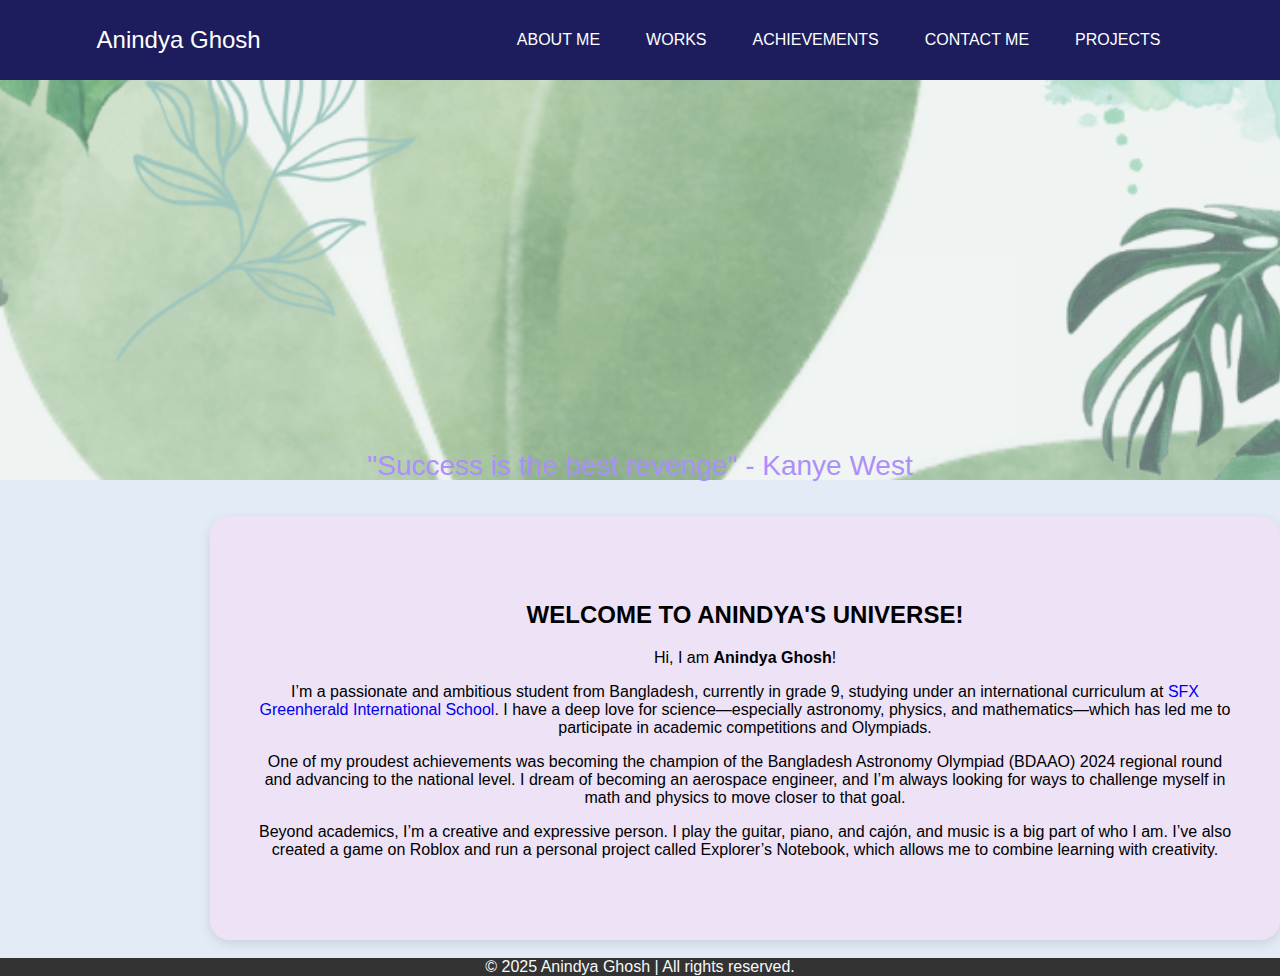
<file: index.html>
<!DOCTYPE html>
<html lang="en">
<head>
    <meta charset="UTF-8">
    <meta name="viewport" content="width=device-width, initial-scale=1.0">
    <title>ANINDYA GHOSH</title>
    <link href="https://fonts.googleapis.com/css2?family=Roboto:wght@400;700&display=swap" rel="stylesheet">
    <link rel="icon" type="image/png" href="IMG-20240813-WA00382b3b4e04-bc1d-44e0-9de5-8bf4c75df3e9 (1).jpg">

</head>
<style>
    /* Global Styles*/
    body{
        margin: 0;
        font-family: 'Poppins',sans-serif;
        background-color: #e2ebf6;
    }

    /* Navigation Bar*/
    .topnav{
        display: flex;
        gap: 30px;
        background-color: #615b5b;
        justify-content: center;
        position: relative;
        z-index: 10;
    }
    .topnav a{
        float: left;
        color: deeppink;
        text-align: center;
        padding: 14px 16px;
        text-decoration: none;
        font-size: 17px;
    }
    .topnav a:hover{
        background-color: blueviolet;
        color: deepskyblue;
    }
    .topnav a.active{
        background-color: yellowgreen;
        color: darkcyan;
    }
    .pimg1{

    opacity: 0.70;
    background-position: center;
    background-size: cover;
    background-repeat: no-repeat;
    background-attachment: fixed;
    background-image: url(Screenshot\ 2025-05-09\ 125314.png);
    min-height: 400px;
    }
    .section{
    text-align: center;
    padding: 50px 30px;
    }
    .section-dark{
    color: rgb(0, 0, 0);
    }
    .ptext{
    position: absolute;
    top: 50%;
    width: 100%;
    color: rgb(149, 105, 252);
    text-align: center;
    font-size: 28px;
    }
    .ptext .border{
    background-color: #111;
    color: #fff;
    padding: 20px;
    }
   .ptext .border .trans{
    background-color: transparent;
    }
    a{
    text-align: center;
    text-decoration: double;
    }

    .about-container{
        max-width: 1100px;
        border-radius: 20px;
        padding: 15px;
        box-shadow: 0 4px 12px rgba(0, 0, 0, 0.1);
        margin-left: 210px;
        background-color: #ede2f6;
    }
    footer{
    text-align: center;
    background-color: #333;
    color: #f8f9fa;
    }
              nav ul li a:hover{
        color: rgb(124, 124, 230);
        font-size: 1.02rem;
    }
        nav ul li a{
        text-decoration: none;
        color: white;
    }
        nav ul{
        display: flex;
        justify-content: center;
    }
    nav ul li{
        list-style: none;
        margin: 0 23px;
    }
        nav{
        display: flex;
        justify-content: space-around;
        align-items: center;
        height: 80px;
        background-color: rgb(29, 29, 93);
    }
        .left{
        font-size: 1.5rem;
        color: white;
    }

</style>
<body>
    
    <!--Navigation Bar-->
    <header>
        <nav>
            <div class="left">Anindya Ghosh</div>
            <div class="right">
                <ul>
                    <li><a href="index.html">ABOUT ME</a></li>
                    <li><a href="work.html">WORKS</a></li>
                    <li><a href="certificates.html">ACHIEVEMENTS</a></li>
                    <li><a href="contactme.html">CONTACT ME</a></li>
                    <li><a href="projects.html">PROJECTS</a></li>
                </ul>
            </div>
        </nav>

    </header>

    <!--Welcome Banner-->
    <div class="pimg1">
        <div class="ptext">"Success is the best revenge"
            - Kanye West       </div>
    </div> <br> <br>

    <div class="about-container">
    <!--Intro Section-->
    <section class="section section-dark">
        <h2 id="aniverse">WELCOME TO ANINDYA'S UNIVERSE!</h2>
        <p>Hi, I am <strong>Anindya Ghosh</strong>!</p>
        <p>I’m a passionate and ambitious student from Bangladesh, currently in grade 9, studying under an international curriculum at <a href="https://en.wikipedia.org/wiki/St_Francis_Xavier%27s_Green_Herald_International_School">SFX Greenherald International School</a>. I have a deep love for science—especially astronomy, physics, and mathematics—which has led me to participate in academic competitions and Olympiads.</p>
        <p>One of my proudest achievements was becoming the champion of the Bangladesh Astronomy Olympiad (BDAAO) 2024 regional round and advancing to the national level. I dream of becoming an aerospace engineer, and I’m always looking for ways to challenge myself in math and physics to move closer to that goal.</p>
        <p>Beyond academics, I’m a creative and expressive person. I play the guitar, piano, and cajón, and music is a big part of who I am. I’ve also created a game on Roblox and run a personal project called Explorer’s Notebook, which allows me to combine learning with creativity.</p>
    </section>

    </div> <br> 

    <footer>
    &copy; 2025 Anindya Ghosh | All rights reserved.
    </footer>

</body>
</html>
</file>
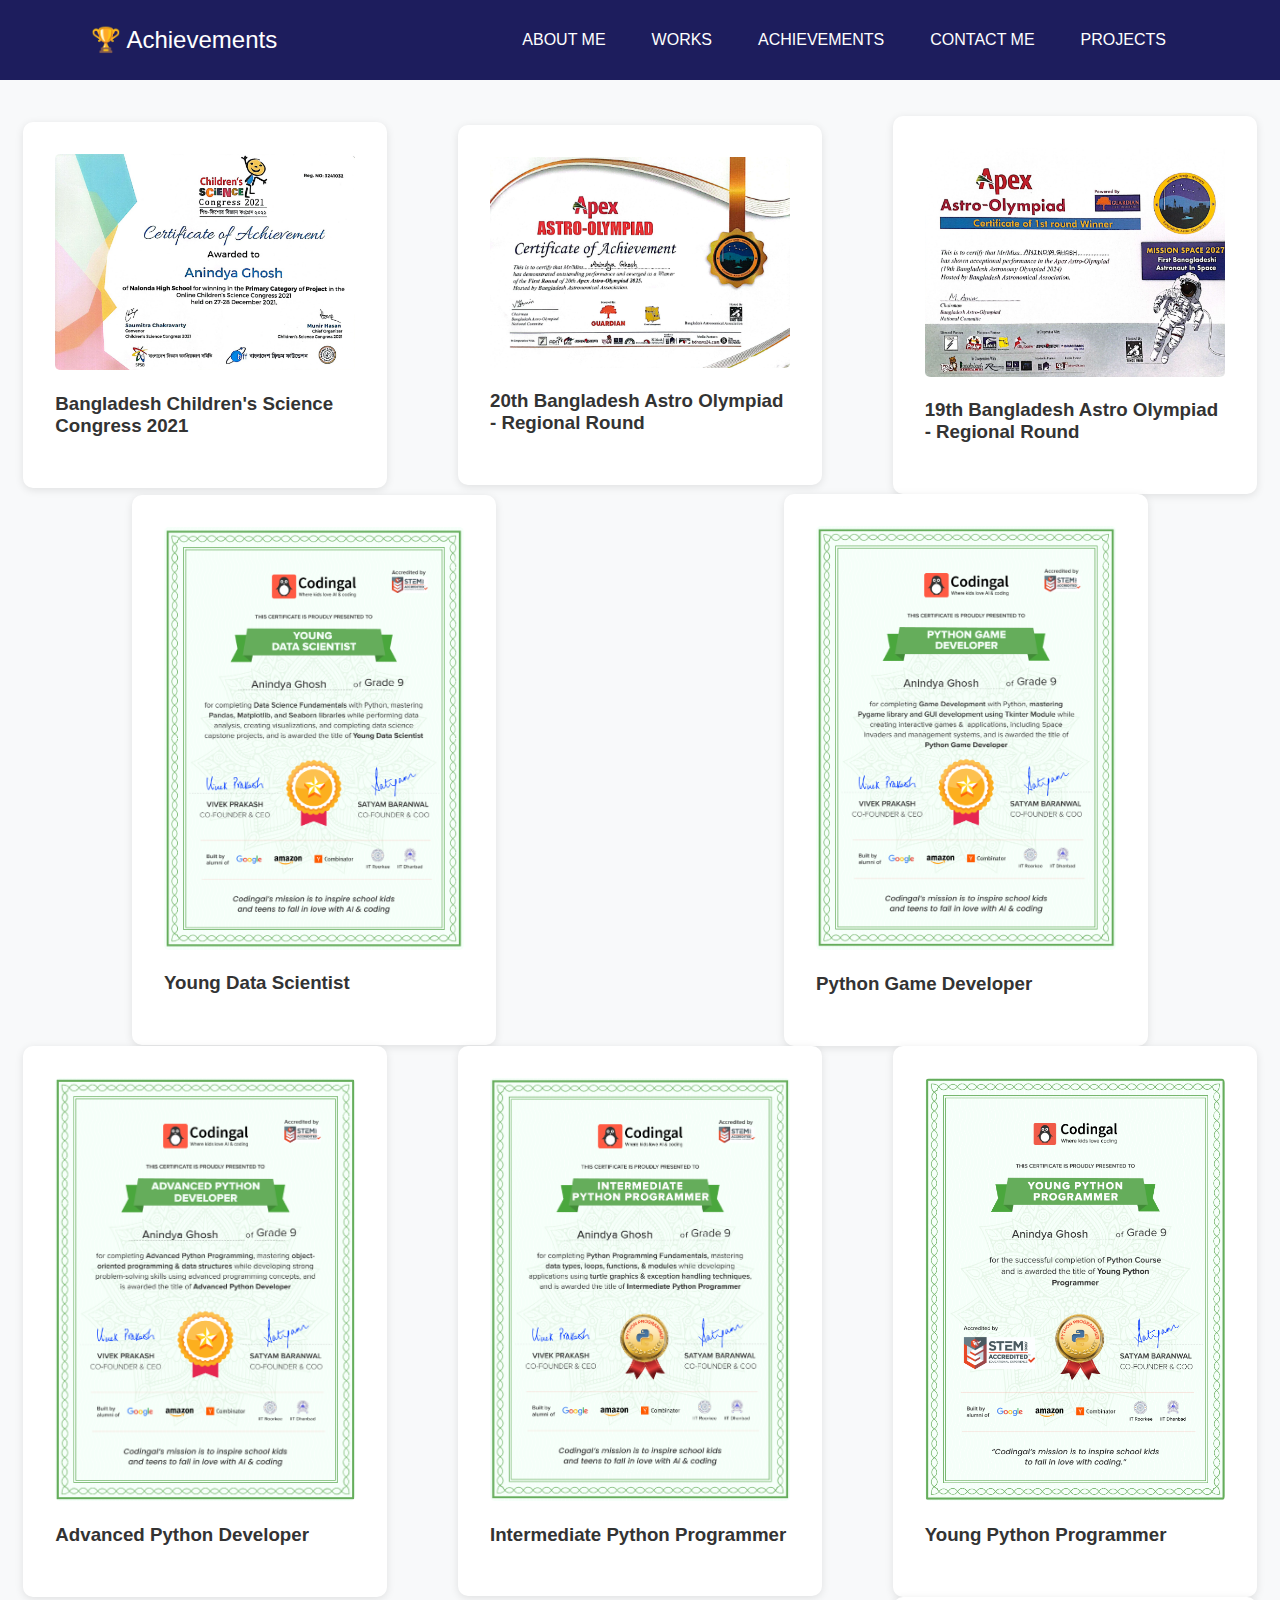
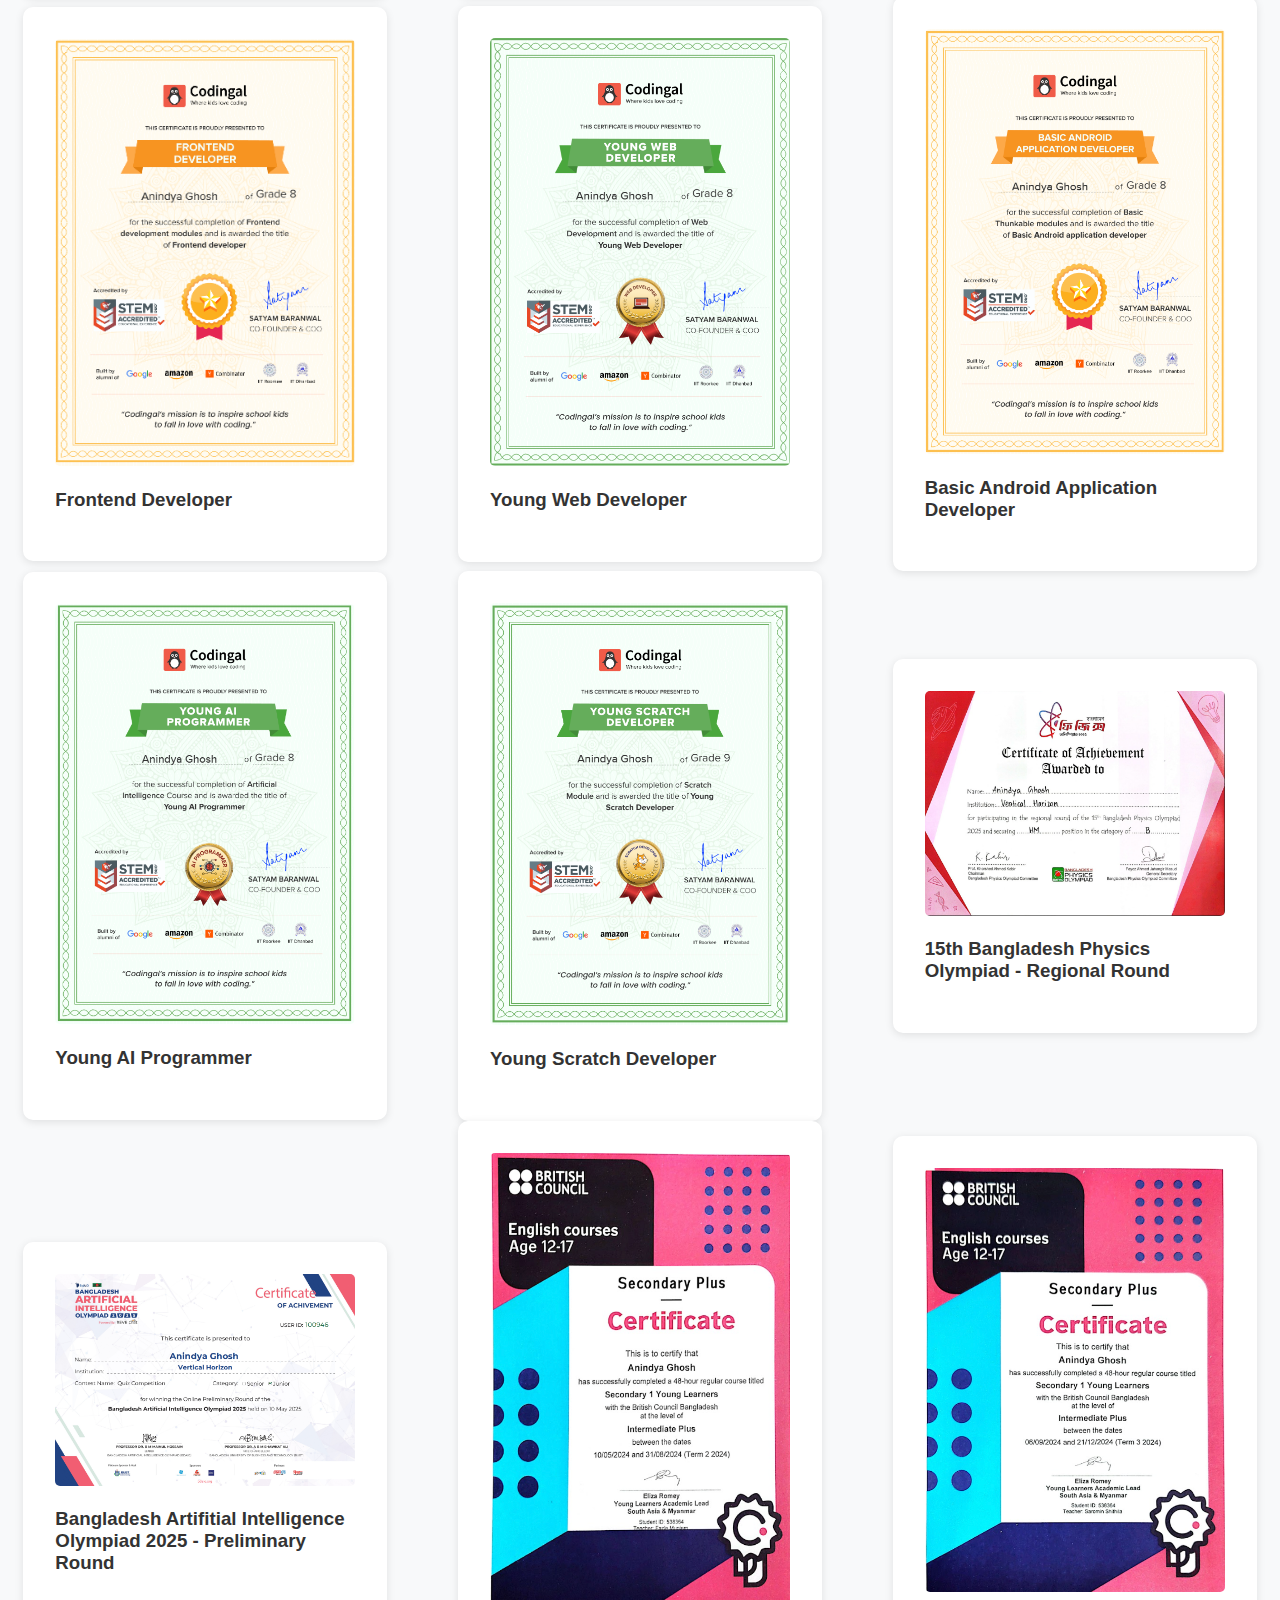
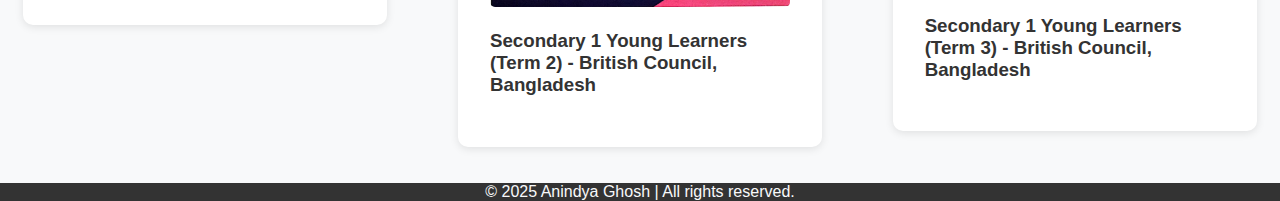
<file: certificates.html>
<!DOCTYPE html>
<html lang="en">
<head>
    <meta charset="UTF-8">
    <meta name="viewport" content="width=device-width, initial-scale=1.0">
    <title>ACHIEVEMENTS & CERTIFICATES</title>
    <link href="https://fonts.googleapis.com/css2?family=Roboto:wght@400;700&display=swap" rel="stylesheet">
    <link rel="icon" type="image/png" href="IMG-20240813-WA00382b3b4e04-bc1d-44e0-9de5-8bf4c75df3e9 (1).jpg">

</head>

<style>

body {
    font-family: 'Poppins',sans-serif;
    margin: 0;
    background-color: #f8f9fa;
    color: #333;
}

.grid {
  display: flex;
  flex-wrap: wrap;
  gap: 1.5rem;
  justify-content: center;
}

.card {
  background: white;
  padding: 1rem;
  border-radius: 10px;
  box-shadow: 0 2px 8px rgba(0, 0, 0, 0.1);
  width: 300px;
  transition: transform 0.2s ease;
}

.card:hover {
  transform: scale(1.02);
}

.card img {
  max-width: 100%;
  height: auto;
  border-radius: 5px;
}

.card {
  margin: auto;
  padding: 2rem;
  max-width: 1200px;
}

#ach{
    text-align: center;
}

#cer{
    text-align: center;
}

.card-wide {
  background: white;
  padding: 2rem;
  border-radius: 10px;
  box-shadow: 0 2px 8px rgba(0, 0, 0, 0.1);
  max-width: 1000px; /* or more */
  margin: auto;
  line-height: 1.6;
  font-size: 1.1rem;
}

footer{
    text-align: center;
    background-color: #333;
    color: #f8f9fa;
}

#lightbox{
    position: fixed;
    z-index: 1000;
    top: 0;
    width: 100%;
    height: 100%;
    background-color: rgba(0, 0, 0, .8);
    display: none;
}

#lightbox.active{
    display: flex;
    justify-content: center;
    align-items: center;
}

#lightbox img{
    max-width: 90%;
    max-height: 80%;
    padding: 4px;
    background-color: black;
    border: 2px solid white;
}
              nav ul li a:hover{
        color: rgb(124, 124, 230);
        font-size: 1.02rem;
    }
        nav ul li a{
        text-decoration: none;
        color: white;
    }
        nav ul{
        display: flex;
        justify-content: center;
    }
    nav ul li{
        list-style: none;
        margin: 0 23px;
    }
        nav{
        display: flex;
        justify-content: space-around;
        align-items: center;
        height: 80px;
        background-color: rgb(29, 29, 93);
    }
        .left{
        font-size: 1.5rem;
        color: white;
    }
    #headtext{
        font-size: 1rem;
    }

</style>

<body>
    
        <header>
        <nav>
            <div class="left">🏆 Achievements
            </div>
            <div class="right">
                <ul>
                    <li><a href="index.html">ABOUT ME</a></li>
                    <li><a href="work.html">WORKS</a></li>
                    <li><a href="certificates.html">ACHIEVEMENTS</a></li>
                    <li><a href="contactme.html">CONTACT ME</a></li>
                    <li><a href="projects.html">PROJECTS</a></li>
                </ul>
            </div>
        </nav>
    </header> <br> <br>

    <!--
    <div class="section">
        <h1 id="ach">🏆 Achievements</h1>
        <div class="card-wide">
            <p>I am the national champion of both the <strong>Bangladesh Astronomy Olympiad (BDAAO) 2024 regional round</strong> and the <strong>Physics Olympiad</strong>, showcasing my strong command over scientific concepts and analytical thinking. I am also the founder and manager of <strong>The Explorer's Notebook</strong>, a platform dedicated to astronomy education, climate change awareness, and accessible learning for all. In addition, I created a fully functional restaurant webpage called <strong>The Green Spoon</strong> using JavaScript, HTML, and CSS. Beyond academics and tech, I am a multi-instrumentalist with skills in guitar, piano, and cajón, and I consistently demonstrate <strong>strong English communication abilities</strong> across academic and creative projects.</p>
        </div>
    </div> <br> <br> -->

    <div class="section">
        <div class="grid">
            <div class="card">
                <img src="Screenshot 2025-05-09 004517.png" alt="Certificate 1">
                <h3>Bangladesh Children's Science Congress 2021</h3>
                <p></p>
            </div>
            
            <div class="card">
                <img src="Screenshot 2025-08-08 094641.png" alt="Certificate 2">
                <h3>20th Bangladesh Astro Olympiad - Regional Round</h3>
                <p></p>
            </div>

            <div class="card">
                <img src="Screenshot 2025-05-09 003334.png" alt="Certificate 3">
                <h3>19th Bangladesh Astro Olympiad - Regional Round</h3>
                <p></p>
            </div>

        </div>
    </div>

    <div class="section">
        <div class="grid">
            <div class="card">
                <img src="Screenshot 2025-12-19 110953.png" alt="Certificate 4">
                <h3>Young Data Scientist</h3>
                <p></p>
            </div>
            
            <div class="card">
                <img src="Screenshot 2025-12-19 111020.png" alt="Certificate 5">
                <h3>Python Game Developer</h3>
                <p></p>
            </div>
        </div>
    </div>

    <div class="section">
        <div class="grid">
            <div class="card">
                <img src="Screenshot 2025-09-28 202141.png" alt="Certificate 6">
                <h3>Advanced Python Developer</h3>
                <p></p>
            </div>
            
            <div class="card">
                <img src="Screenshot 2025-09-28 202235.png" alt="Certificate 7">
                <h3>Intermediate Python Programmer</h3>
                <p></p>
            </div>
          
            <div class="card">
                <img src="Screenshot 2025-08-08 095050.png" alt="Certificate 8">
                <h3>Young Python Programmer</h3>
                <p></p>
            </div>

        </div>
    </div>

    <div class="section">
        <div class="grid">
            <div class="card">
                <img src="Screenshot 2025-05-09 205128.png" alt="Certificate 9">
                <h3>Frontend Developer</h3>
                <p></p>
            </div>

            <div class="card">
                <img src="Screenshot 2025-05-09 004211.png" alt="Certificate 10">
                <h3>Young Web Developer</h3>
                <p></p>
            </div>
            
            <div class="card">
                <img src="Screenshot 2025-05-09 004402.png" alt="Certificate 11">
                <h3>Basic Android Application Developer</h3>
                <p></p>
            </div>
        </div>
    </div>

    <div class="section">
        <div class="grid">
            <div class="card">
                <img src="Screenshot 2025-05-09 004440.png" alt="Certificate 12">
                <h3>Young AI Programmer</h3>
                <p></p>
            </div>
      
            <div class="card">
                <img src="Screenshot 2025-08-08 100837.png" alt="Certificate 13">
                <h3>Young Scratch Developer</h3>
                <p></p>
            </div>
      
            <div class="card">
                <img src="Screenshot 2025-05-09 003739.png" alt="Certificate 14">
                <h3>15th Bangladesh Physics Olympiad - Regional Round</h3>
                <p></p>
            </div>
        </div>
    </div>

    <div class="section">
        <div class="grid">
            <div class="card">
                <img src="Screenshot 2025-06-01 204901.png" alt="Certificate 15">
                <h3>Bangladesh Artifitial Intelligence Olympiad 2025 - Preliminary Round</h3>
                <p></p>
            </div>
          
            <div class="card">
                <img src="Screenshot 2025-05-09 003413.png" alt="Certificate 16">
                <h3>Secondary 1 Young Learners (Term 2) - British Council, Bangladesh</h3>
                <p></p>
            </div>
            
            <div class="card">
                <img src="Screenshot 2025-05-09 003537.png" alt="Certificate 17">
                <h3>Secondary 1 Young Learners (Term 3) - British Council, Bangladesh</h3>
                <p></p>
            </div>
        </div>        
    </div> <br> <br>

    <footer>
    &copy; 2025 Anindya Ghosh | All rights reserved.
    </footer>

    <script src="certificates.js"></script>

</body>
</html>
</file>
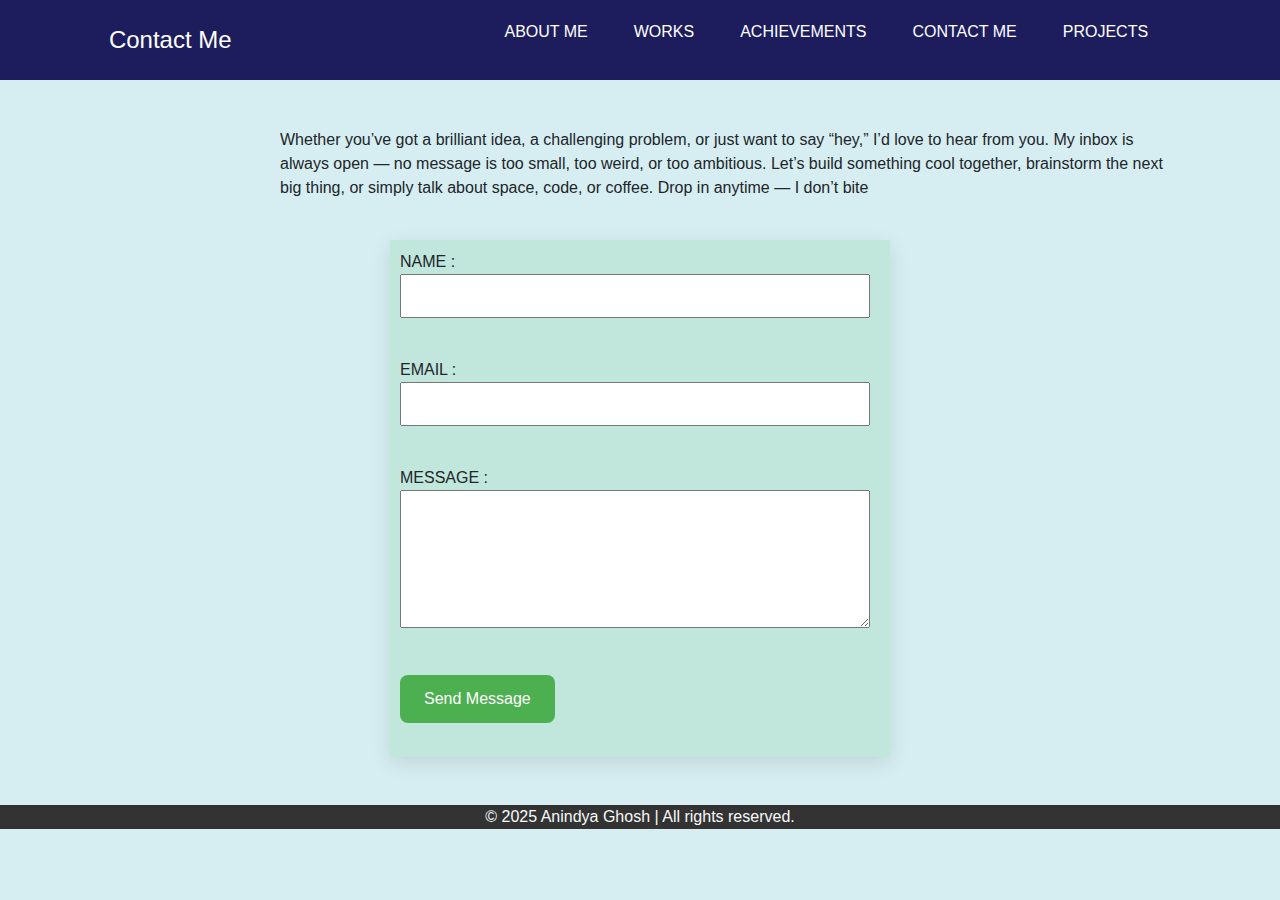
<file: contactme.html>
<!DOCTYPE html>
<html lang="en">
<head>
    <meta charset="UTF-8">
    <meta name="viewport" content="width=device-width, initial-scale=1.0">
    <title>CONTACT ME</title>
    <link href="https://cdn.jsdelivr.net/npm/bootstrap@5.3.0/dist/css/bootstrap.min.css" rel="stylesheet">
    <link rel="stylesheet" href="https://cdnjs.cloudflare.com/ajax/libs/font-awesome/6.5.0/css/all.min.css">
    <link href="https://fonts.googleapis.com/css2?family=Roboto:wght@400;700&display=swap" rel="stylesheet">
    <link rel="icon" type="image/png" href="IMG-20240813-WA00382b3b4e04-bc1d-44e0-9de5-8bf4c75df3e9 (1).jpg">

</head>

<style>
    body{
        font-family: 'Poppins',sans-serif;
    }
    #mail::before{
        content: "📧";
    }
    .container{
        max-width: 500px;
        box-shadow: 0 6px 20px rgba(0, 0, 0, 0.1);;
        padding: 10px;
    }
    h2{
        text-align: center;
    }
    #hi{
        max-width: 900px;
        margin-left: 280px;
    }
    body{
        background-color: #d6eef1;
    }
    .container{
        background-color: #c1e6dc;
    }
    a{
        text-decoration: none;
    }
    footer{
    text-align: center;
    background-color: #333;
    color: #f8f9fa;
    }
    #span{
    color: #232523;
    margin-top: -10px;
    display: block;
    }

              nav ul li a:hover{
        color: rgb(124, 124, 230);
        font-size: 1.02rem;
    }
        nav ul li a{
        text-decoration: none;
        color: white;
    }
        nav ul{
        display: flex;
        justify-content: center;
    }
    nav ul li{
        list-style: none;
        margin: 0 23px;
    }
        nav{
        display: flex;
        justify-content: space-around;
        align-items: center;
        height: 80px;
        background-color: rgb(29, 29, 93);
    }
        .left{
        font-size: 1.5rem;
        color: white;
    }
</style>

<body>

    <header>
        <nav>
            <div class="left">Contact Me</div>
            <div class="right">
                <ul>
                    <li><a href="index.html">ABOUT ME</a></li>
                    <li><a href="work.html">WORKS</a></li>
                    <li><a href="certificates.html">ACHIEVEMENTS</a></li>
                    <li><a href="contactme.html">CONTACT ME</a></li>
                    <li><a href="projects.html">PROJECTS</a></li>
                </ul>
            </div>
        </nav>
    </header>
    <br> <br>
    <p id="hi">Whether you’ve got a brilliant idea, a challenging problem, or just want to say “hey,” I’d love to hear from you. My inbox is always open — no message is too small, too weird, or too ambitious. Let’s build something cool together, brainstorm the next big thing, or simply talk about space, code, or coffee. Drop in anytime — I don’t bite</p> <br> 

    <div class="container">
    <div class="contact-right">
        <form name="submit-to-google-sheet">
            <label for="name">NAME : </label> <br>
            <input type="text" name="Name" required style="width: 470px; padding:0.5rem; margin-bottom:1rem;"> <br> <br>

            <label for="email">EMAIL : </label> <br>
            <input type="email" name="Email" required style="width:470px; padding:0.5rem; margin-bottom:1rem;"> <br> <br>

            <label for="message">MESSAGE : </label> <br>
            <textarea name="Message" rows="5" required style="width:470px; padding:0.5rem; margin-bottom:1rem;"></textarea> <br> <br>

            <button type="submit" style="background-color:#4CAF50; color:white; padding:0.75rem 1.5rem; border:none; border-radius:8px; cursor:pointer;">Send Message</button>    <br> <br>
        </form>

        <span id="msg"></span> 

    </div>
    
    <!--<div class="socials">

      <p id="mail"> : <a href="https://mail.google.com/mail/u/0/?tab=rm&ogbl#inbox?compose=new">anindyaprofessional122521@gmail.com</a></p>
      <p id="x"> <i class="fab fa-twitter"></i> : <a href="https://x.com/anindya360">anindya360</a></p>

    </div> <br> <br>-->
    
    </div> <br> <br>
    <footer>
    &copy; 2025 Anindya Ghosh | All rights reserved.
    </footer>

    <script>

        var tablinks = document.getElementsByClassName("tab-links")
        var tabcontents = document.getElementsByClassName("tab-contents")

        function opentab(tabname){
            for(tablink of tablinks){
                tablink.classList.remove("active-link");
            }
            for(tabcontent of tabcontents){
                tabcontent.classList.remove("active-tab")
            }
            event.currentTarget.classList.add("active-link");
            document.getElementById(tabname).classList.add("active-tab")
        }

    </script>

    <script>

        var sidemeu = document.getElementById("sidemenu")

        function openmenu(){
            sidemeu.style.right = "0";
        }
        function closemenu(){
            sidemeu.style.right = "-200px";
        }

    </script>

    <script>

        const scriptURL = 'https://script.google.com/macros/s/AKfycbz4N9yCTqRIgrbMGVqXzemIy3OLJlG8n6ThC5hnsuBkFTL_BovcvPgbW3JtPikEQoIwqw/exec'
        const form = document.forms['submit-to-google-sheet']
        const msg = document.getElementById("msg")

        form.addEventListener('submit', e => {
            e.preventDefault();
            console.log("Form Submitted!")
            fetch(scriptURL, {method: 'POST', body: new FormData(form)})
                .then(response => {
                    console.log("Response Received!")
                    msg.innerHTML = "Message Sent Successfully!"
                    setTimeout(() => msg.innerHTML = "",5000)
                    form.reset()
                })
                .catch(error => console.error('Error!', error.message))
        })

    </script>

</body>
</html>
</file>
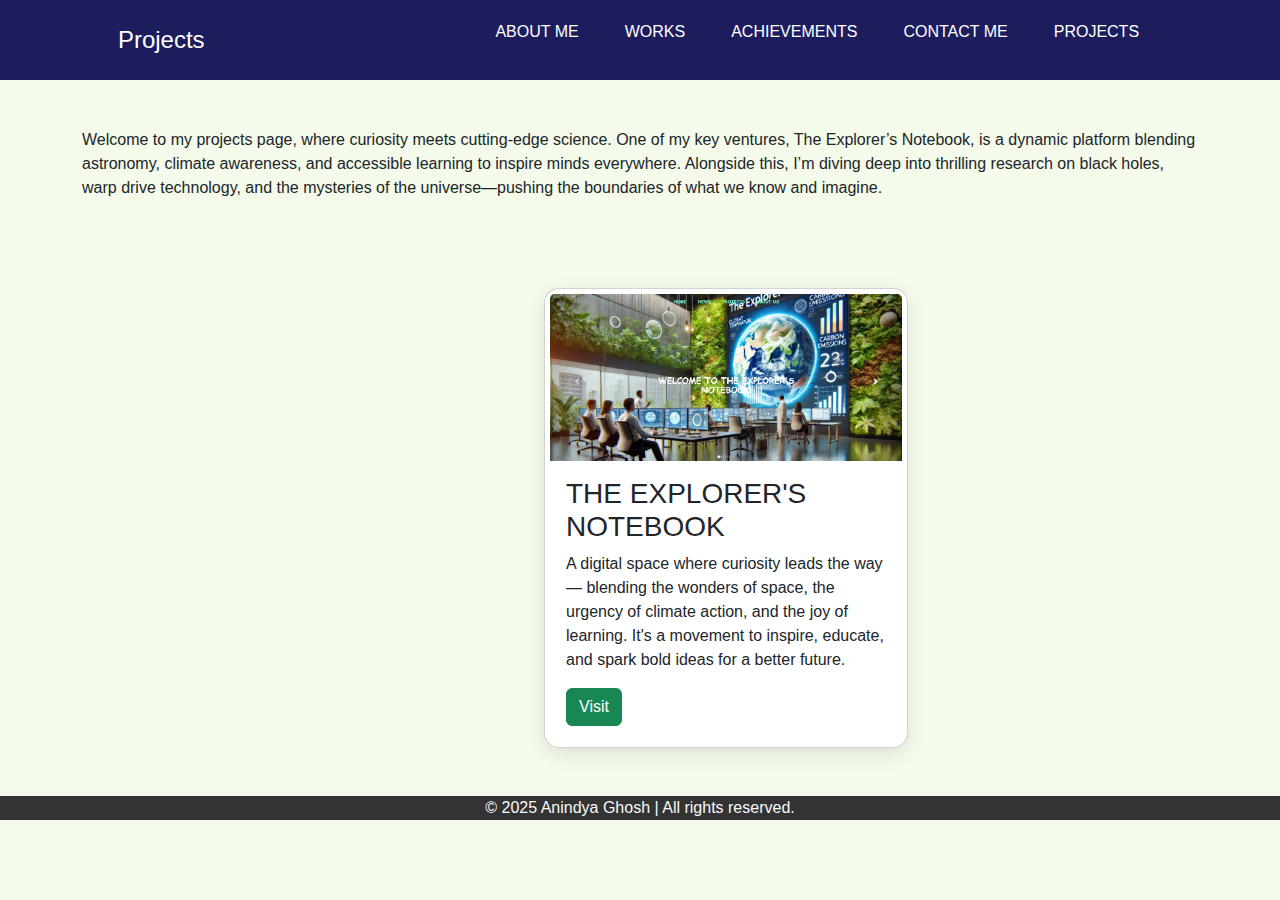
<file: projects.html>
<!DOCTYPE html>
<html lang="en">
<head>
    <meta charset="UTF-8">
    <meta name="viewport" content="width=device-width, initial-scale=1.0">
    <title>MY PROJECTS</title>
    <link href="https://cdn.jsdelivr.net/npm/bootstrap@5.3.0/dist/css/bootstrap.min.css" rel="stylesheet">
    <link href="https://fonts.googleapis.com/css2?family=Roboto:wght@400;700&display=swap" rel="stylesheet">
    <link rel="icon" type="image/png" href="IMG-20240813-WA00382b3b4e04-bc1d-44e0-9de5-8bf4c75df3e9 (1).jpg">

</head>

<style>

    .card{
      border-radius: 15px;
      box-shadow: 0 6px 20px rgba(0, 0, 0, 0.1);
      transition: transform 0.3s, box-shadow 0.3s;
      padding: 5px;
    }
    body{
        background-color: #f4fbea;
        font-family: 'Poppins',sans-serif;
    }
    footer{
    text-align: center;
    background-color: #333;
    color: #f8f9fa;
    }
    #heading{
        text-align: center;
    }

              nav ul li a:hover{
        color: rgb(124, 124, 230);
        font-size: 1.02rem;
    }
        nav ul li a{
        text-decoration: none;
        color: white;
    }
        nav ul{
        display: flex;
        justify-content: center;
    }
    nav ul li{
        list-style: none;
        margin: 0 23px;
    }
        nav{
        display: flex;
        justify-content: space-around;
        align-items: center;
        height: 80px;
        background-color: rgb(29, 29, 93);
    }
        .left{
        font-size: 1.5rem;
        color: white;
    }
</style>

<body>

        <header>
        <nav>
            <div class="left">Projects</div>
            <div class="right">
                <ul>
                    <li><a href="index.html">ABOUT ME</a></li>
                    <li><a href="work.html">WORKS</a></li>
                    <li><a href="certificates.html">ACHIEVEMENTS</a></li>
                    <li><a href="contactme.html">CONTACT ME</a></li>
                    <li><a href="projects.html">PROJECTS</a></li>
                </ul>
            </div>
        </nav>
    </header> <br> <br>

    <div class="container">
    
    <p id="intro">
        Welcome to my projects page, where curiosity meets cutting-edge science. One of my key ventures, The Explorer’s Notebook, is a dynamic platform blending astronomy, climate awareness, and accessible learning to inspire minds everywhere. Alongside this, I’m diving deep into thrilling research on black holes, warp drive technology, and the mysteries of the universe—pushing the boundaries of what we know and imagine.
    </p> <br> <br>

    <div class="container mt-4" style="margin-left: 450px;">
        <div class="col-md-4 mb-4">
            <div class="card" style="width: 100%;">
                <img class="card-img-top" src="Screenshot 2025-05-15 202327.png" alt="THE EXPLORER'S NOTEBOOK">
                <div class="card-body">
                    <h3 class="card-tittle">THE EXPLORER'S NOTEBOOK</h3>
                    <p class="card-text">A digital space where curiosity leads the way — blending the wonders of space, the urgency of climate action, and the joy of learning. It's a movement to inspire, educate, and spark bold ideas for a better future.</p>
                    <a href="https://ten-10notebook.github.io/theexplorersnotebook/" class="btn btn-success">Visit</a>
                </div>
            </div>
        </div>
    </div>

    </div> <br> 

     <footer>
    &copy; 2025 Anindya Ghosh | All rights reserved.
    </footer>

</body>
</html>
</file>
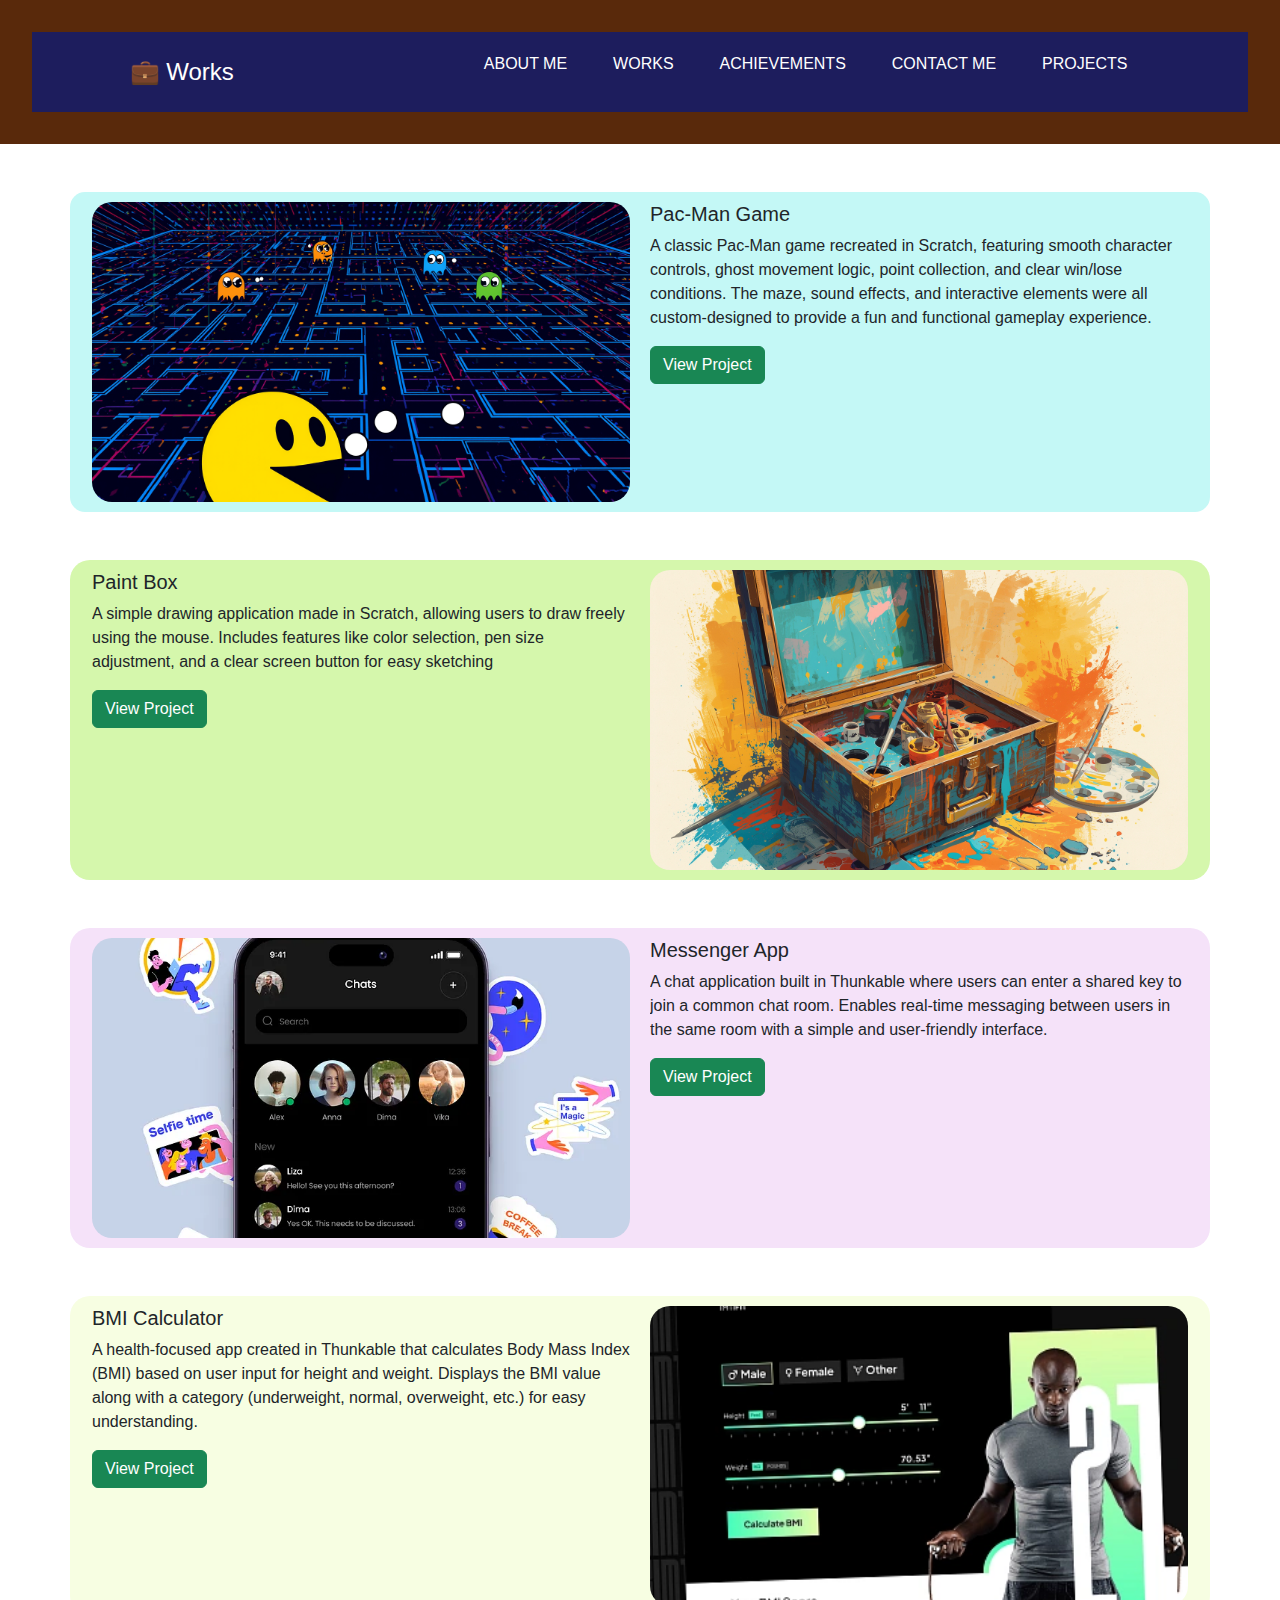
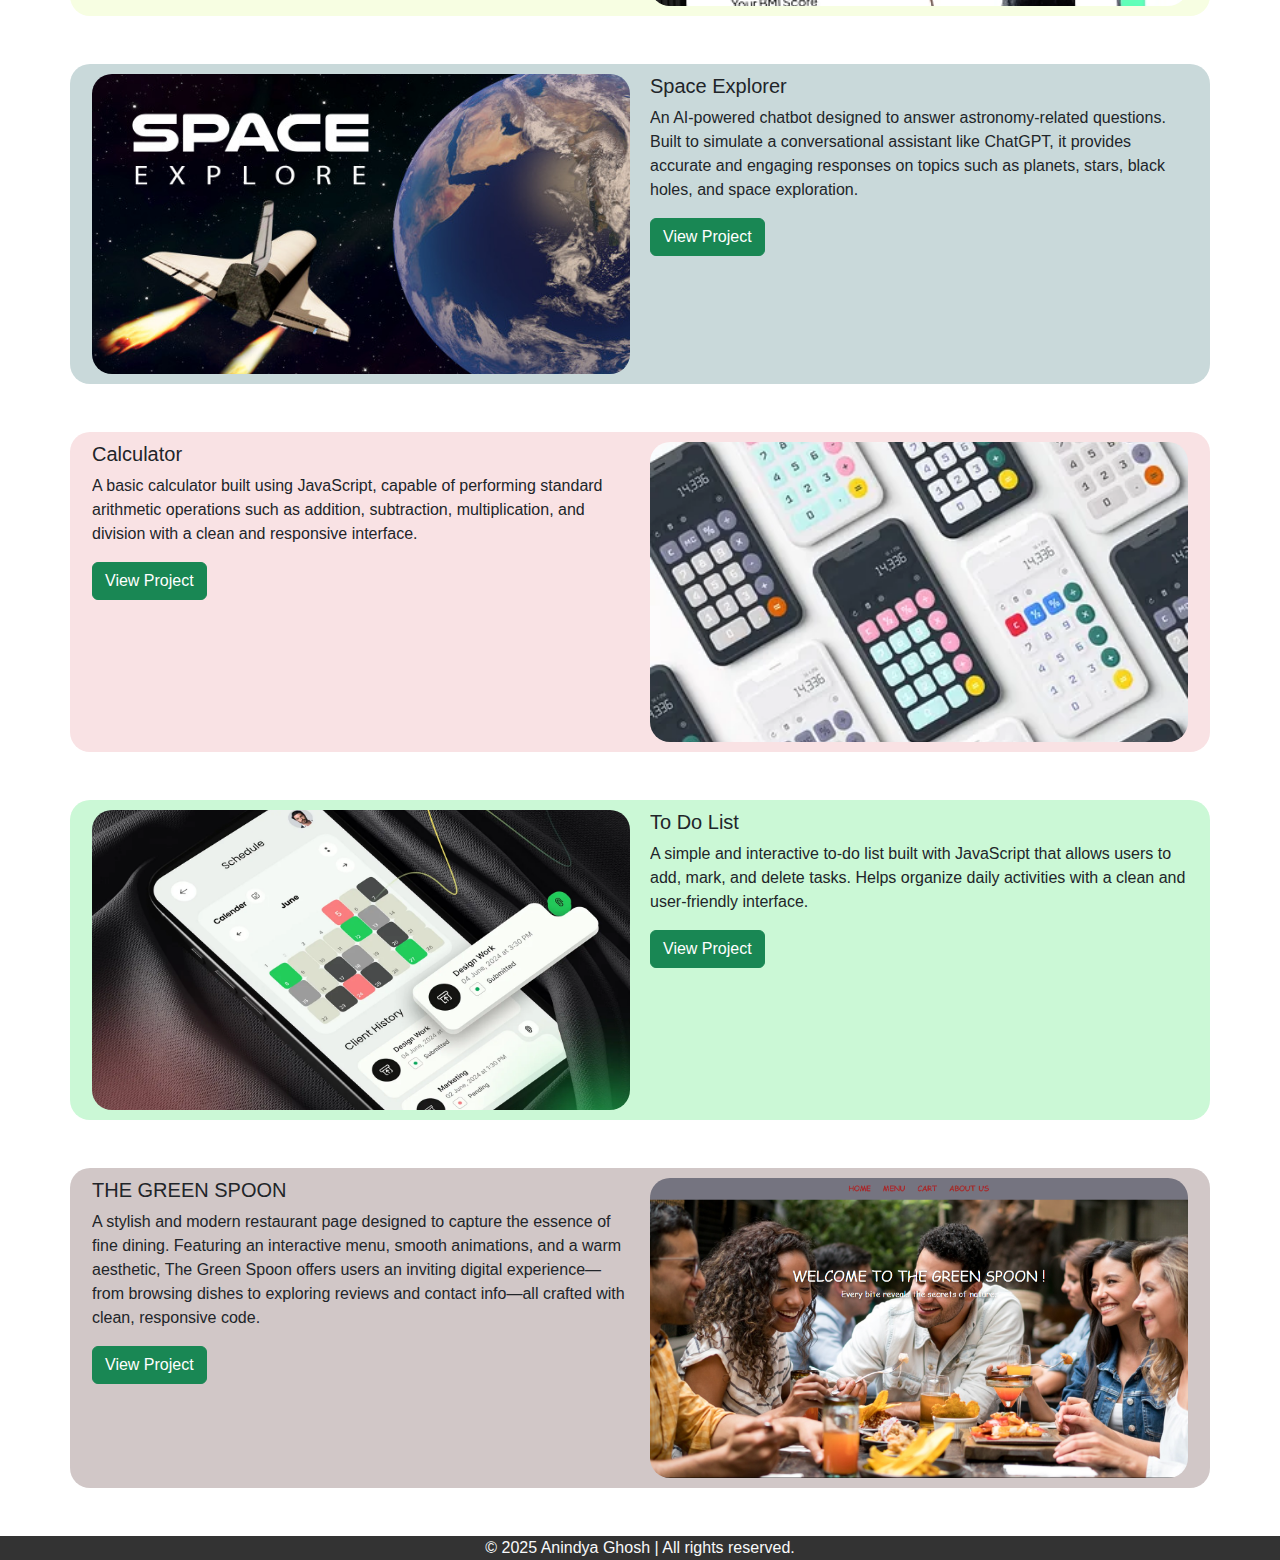
<file: work.html>
<!DOCTYPE html>
<html lang="en">
<head>
    <meta charset="UTF-8">
    <meta name="viewport" content="width=device-width, initial-scale=1.0">
    <title>MY WORK</title>
    <link href="https://cdn.jsdelivr.net/npm/bootstrap@5.3.0/dist/css/bootstrap.min.css" rel="stylesheet">
    <link rel="stylesheet" href="work.css">
    <link href="https://fonts.googleapis.com/css2?family=Roboto:wght@400;700&display=swap" rel="stylesheet">
    <link rel="icon" type="image/png" href="IMG-20240813-WA00382b3b4e04-bc1d-44e0-9de5-8bf4c75df3e9 (1).jpg">

</head>

<style>
   *{
    box-sizing: border-box;
   }
   body{
    margin: 0;
    align-items: center;
    justify-content: center;
    height: auto;
    overflow: auto;
    font-family: 'Poppins',sans-serif;
   } 
   .container{
    display: flex;
    width: 90vw;
    align-items: stretch;
    flex-wrap: wrap;
   }
   .panel{
    position: relative;
    background-size: cover;
    background-position: center;
    background-repeat: no-repeat;
    height: auto;
    min-height: 300px;;
    cursor: pointer;
    flex: 1 1 200px; 
    min-width: 200px; 
    margin: 10px;
    transition: all 0.9s ease-in-out; 
    align-items: center;
    justify-content: flex-start;
    overflow: hidden;
   }
   .panel .content {
    background: rgba(0, 0, 0, 0.6);
    color: white;
    padding: 20px;
    opacity: 0;
    transform: translateX(20px);
    transition: opacity 0.6s ease, transform 0.6s ease;
    max-width: 300px;
    }
    .panel.active .content{
    opacity: 1;
    transform: translateX(0);
    }
    .panel.active{
    flex: 2;
    }
    @media(max-width: 480px) {
        .container{
            flex-direction: column;
            height: auto;
        }
        .panel{
            flex: 1 1 auto;
            height: auto;
            min-height: auto;
            width: 100%;
        }
    }
    footer{
    text-align: center;
    background-color: #333;
    color: #f8f9fa;
    }
    .section-title {
    margin-bottom: 5px;
    }
    .section-description {
    text-align: center;
    font-size: 1.1rem;
    margin-bottom: 50px;
    }
                  nav ul li a:hover{
        color: rgb(124, 124, 230);
        font-size: 1.02rem;
    }
        nav ul li a{
        text-decoration: none;
        color: white;
    }
        nav ul{
        display: flex;
        justify-content: center;
    }
    nav ul li{
        list-style: none;
        margin: 0 23px;
    }
        nav{
        display: flex;
        justify-content: space-around;
        align-items: center;
        height: 80px;
        background-color: rgb(29, 29, 93);
    }
        .left{
        font-size: 1.5rem;
        color: white;
    }

</style>

<body>

        <header>
        <nav>
            <div class="left">💼 Works</div>
            <div class="right">
                <ul>
                    <li><a href="index.html">ABOUT ME</a></li>
                    <li><a href="work.html">WORKS</a></li>
                    <li><a href="certificates.html">ACHIEVEMENTS</a></li>
                    <li><a href="contactme.html">CONTACT ME</a></li>
                    <li><a href="projects.html">PROJECTS</a></li>
                </ul>
            </div>
        </nav>
    </header> <br> <br>
    
    <!--
    <header>
        <br> <h2 class="section-title">💼 Works</h2>
        <p>A glimpse into my journey of creating and building.</p>
    </header> <br>

    <section class="container">
        <p class="section-description">
           Welcome to my project showcase! This section highlights some of my best and most meaningful coding projects — built with creativity, precision, and a love for problem-solving. Each card below represents a unique challenge I took on, whether through web development, app design, or automation. These projects reflect not just my technical skills, but also my growth, curiosity, and passion for turning ideas into real, working solutions. 
        </p>    <br> <br> 
    </section> -->

    <!--Card 1-->
    <div class="card1">
    <div class="container cn1" style="border-radius: 15px;">
        <div class="panel" style="background-image: url('Lucid_Origin_generate_a_picture_of_a_classic_arcade_style_PacM_3.jpg'); border-radius: 20px;"></div>
        <div class="panel">
            <div class="card-body">
                <h5 class="card-tittle">Pac-Man Game</h5>
                <p class="card-text">A classic Pac-Man game recreated in Scratch, featuring smooth character controls, ghost movement logic, point collection, and clear win/lose conditions. The maze, sound effects, and interactive elements were all custom-designed to provide a fun and functional gameplay experience.</p>
                <a href="https://scratch.mit.edu/projects/1045334036" class="btn btn-success">View Project</a>                     
            </div>
        </div>
    </div>   
    </div> <br> <br> 

    <!--Card 2-->
    <div class="card2">
    <div class="container cn2" style="border-radius: 20px;">
        <div class="panel">
            <div class="card-body">
                <h5 class="card-tittle">Paint Box</h5>
                <p class="card-text">A simple drawing application made in Scratch, allowing users to draw freely using the mouse. Includes features like color selection, pen size adjustment, and a clear screen button for easy sketching</p>
                <a href="https://scratch.mit.edu/projects/1050556180" class="btn btn-success">View Project</a>                     
            </div>
        </div>
        <div class="panel" style="background-image: url('Lucid_Origin_a_vibrant_and_whimsical_digital_painting_of_an_ol_3.jpg'); border-radius: 20px;"></div>
    </div>   
    </div> <br> <br>

    <!--Card 3-->
    <div class="card3">
    <div class="container cn3" style="border-radius: 20px;">
        <div class="panel" style="background-image: url('original-547456ea21f19213cd0266c42050ea59.webp'); border-radius: 20px;"></div>
        <div class="panel">
            <div class="card-body">
                <h5 class="card-tittle">Messenger App</h5>
                <p class="card-text">A chat application built in Thunkable where users can enter a shared key to join a common chat room. Enables real-time messaging between users in the same room with a simple and user-friendly interface.</p>
                <a href="https://x.thunkable.com/projectPage/6766f2e80f83ba39b7640198" class="btn btn-success">View Project</a>                     
            </div>
        </div>
    </div>   <br> <br>

    <!--Card 4-->
    <div class="card4">
    <div class="container cn4" style="border-radius: 20px;">
        <div class="panel">
            <div class="card-body">
                <h5 class="card-tittle">BMI Calculator</h5>
                <p class="card-text">A health-focused app created in Thunkable that calculates Body Mass Index (BMI) based on user input for height and weight. Displays the BMI value along with a category (underweight, normal, overweight, etc.) for easy understanding.</p>
                <a href="https://x.thunkable.com/projectPage/66eed635de06cd91e2580aaf" class="btn btn-success">View Project</a>                     
            </div>
        </div>
        <div class="panel" style="background-image: url('original-200268496d684b2b0f20e3ff420cde6e.webp'); border-radius: 20px;"></div>
    </div>   
    </div> <br> <br> 

    <!--Card 5-->
    <div class="card5">
    <div class="container cn5" style="border-radius: 20px;">
        <div class="panel" style="background-image: url('capsule_616x353.jpg'); border-radius: 20px;"></div>
        <div class="panel">
            <div class="card-body">
                <h5 class="card-tittle">Space Explorer</h5>
                <p class="card-text">An AI-powered chatbot designed to answer astronomy-related questions. Built to simulate a conversational assistant like ChatGPT, it provides accurate and engaging responses on topics such as planets, stars, black holes, and space exploration.</p>
                <a href="https://x.thunkable.com/projectPage/67545f40277ce1af0038a83f" class="btn btn-success">View Project</a>                     
            </div>
        </div>
    </div>   <br> <br>

    <!--Card 6-->
    <div class="card6">
    <div class="container cn6" style="border-radius: 20px;">
        <div class="panel">
            <div class="card-body">
                <h5 class="card-tittle">Calculator</h5>
                <p class="card-text">A basic calculator built using JavaScript, capable of performing standard arithmetic operations such as addition, subtraction, multiplication, and division with a clean and responsive interface.</p>
                <a href="https://ani67h.github.io/Calculator/" class="btn btn-success">View Project</a>                     
            </div>
        </div>
        <div class="panel" style="background-image: url('original-b5277dc4bb828d01ded8e4598ded1951.webp'); border-radius: 20px;"></div>
    </div>   
    </div> <br> <br>

    <!--card 7-->
    <div class="card7">
    <div class="container cn7" style="border-radius: 20px;">
        <div class="panel" style="background-image: url('original-95e2d793317873944a4f519b491ac500.webp'); border-radius: 20px;"></div>
        <div class="panel">
            <div class="card-body">
                <h5 class="card-tittle">To Do List</h5>
                <p class="card-text">A simple and interactive to-do list built with JavaScript that allows users to add, mark, and delete tasks. Helps organize daily activities with a clean and user-friendly interface.</p>
                <a href="https://ani67h.github.io/To-Do-List/" class="btn btn-success">View Project</a>                     
            </div>
        </div>
    </div>   <br> <br>

    <!--Card 8-->
    <div class="card8">
    <div class="container cn8" style="border-radius: 20px;">
        <div class="panel">
            <div class="card-body">
                <h5 class="card-tittle">THE GREEN SPOON</h5>
                <p class="card-text">A stylish and modern restaurant page designed to capture the essence of fine dining. Featuring an interactive menu, smooth animations, and a warm aesthetic, The Green Spoon offers users an inviting digital experience—from browsing dishes to exploring reviews and contact info—all crafted with clean, responsive code.</p>
                <a href="https://ani67h.github.io/My-Restuarant/" class="btn btn-success">View Project</a>                     
            </div>
        </div>
        <div class="panel" style="background-image: url('Screenshot 2025-05-08 111017.png'); border-radius: 20px;"></div>
    </div>   
    </div>    <br> <br>

    <script>
        const panels = document.querySelectorAll('.panel');

        panels.forEach((panel) => {
            panel.addEventListener('mouseenter', () => {
                panel.classList.add('active');
            });
            panel.addEventListener('mouseleave', () => {
                panel.classList.remove('active');
            });
        });
    </script>

    <footer>
    &copy; 2025 Anindya Ghosh | All rights reserved.
    </footer>

</body>
</html>
</file>
<file: work.css>
.cn1{
    background-color: rgb(196, 248, 246);
}
.cn1:hover{
    background-color: rgb(203, 251, 234);
    transition: 0.6s;
}

.cn2{
    background-color: rgb(213, 247, 172);
}
.cn2:hover{
    background-color: rgb(244, 253, 200);
    transition: 0.6s;
} 

.cn3{
    background-color: rgb(245, 226, 249);
}
.cn3:hover{
    background-color: rgb(222, 200, 253);
    transition: 0.6s;
} 

.cn4{
    background-color: rgb(247, 254, 226);
}
.cn4:hover{
    background-color: rgb(233, 253, 200);
    transition: 0.6s;
}

.cn5{
    background-color: rgb(201, 217, 218);
}
.cn5:hover{
    background-color: rgb(212, 224, 239);
    transition: 0.6s;
}

.cn6{
    background-color: rgb(249, 226, 228);
}
.cn6:hover{
    background-color: rgb(247, 224, 210);
    transition: 0.6s;
}

.cn7{
    background-color: rgb(203, 248, 214);
}
.cn7:hover{
    background-color: rgb(234, 246, 214);
    transition: 0.6s;
}

.cn8{
    background-color: rgba(142, 117, 117, 0.407);
}

.cn8:hover{
    background-color: rgb(253, 227, 200);
    transition: 0.6s;
}

header {
    padding: 2rem;
    text-align: center;
    background: #522001f5;
    color: white;  
}
</file>
